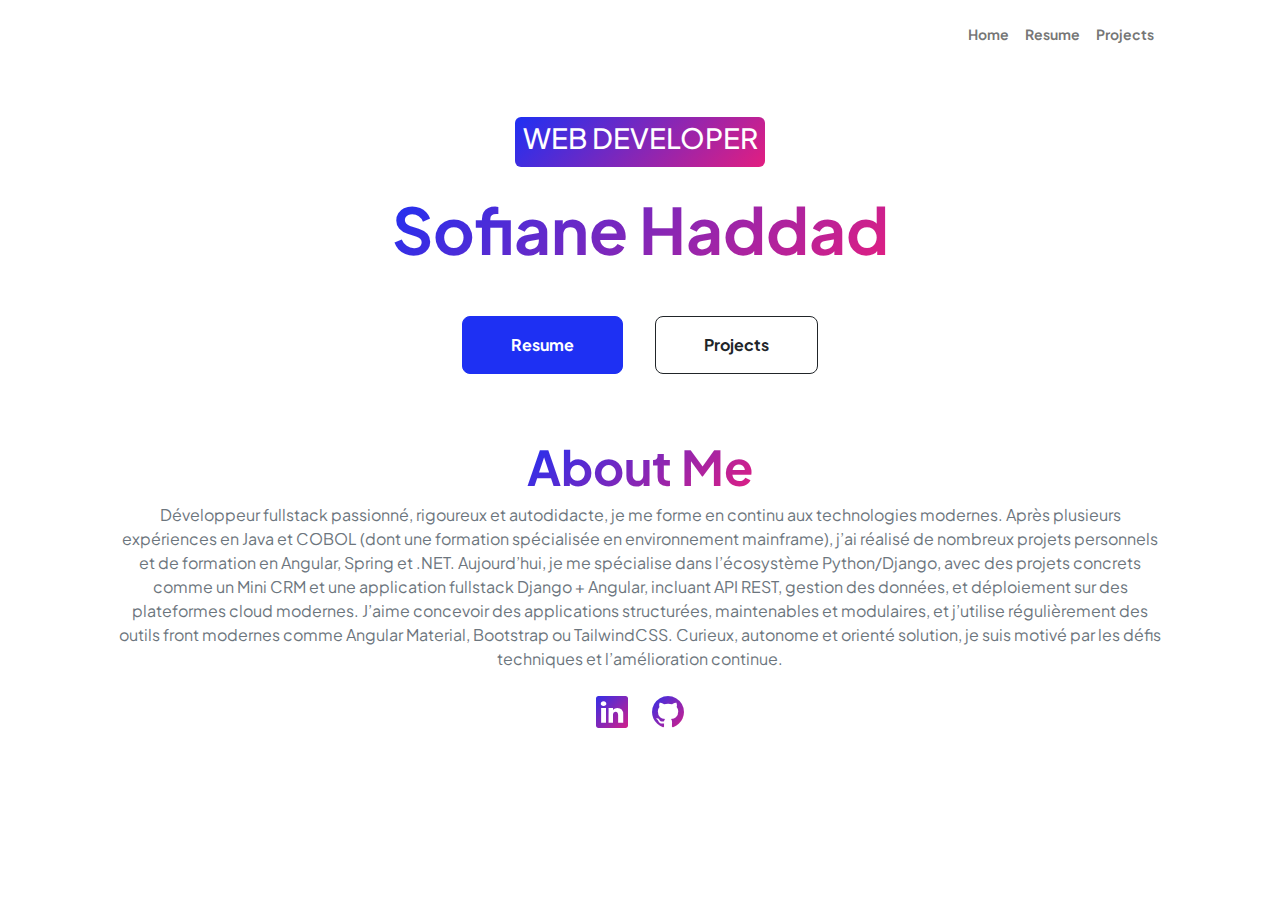
<file: index.html>
<!DOCTYPE html>
<html lang="en">
    <head>
        <meta charset="utf-8" />
        <meta name="viewport" content="width=device-width, initial-scale=1, shrink-to-fit=no" />
        <meta name="description" content="" />
        <meta name="author" content="" />
        <title>Personal - Start Bootstrap Theme</title>
        <!-- Favicon-->
        <link rel="icon" type="image/x-icon" href="assets/favicon.ico" />
        <!-- Custom Google font-->
        <link rel="preconnect" href="https://fonts.googleapis.com" />
        <link rel="preconnect" href="https://fonts.gstatic.com" crossorigin />
        <link href="https://fonts.googleapis.com/css2?family=Plus+Jakarta+Sans:wght@100;200;300;400;500;600;700;800;900&amp;display=swap" rel="stylesheet" />
        <!-- Bootstrap icons-->
        <link href="https://cdn.jsdelivr.net/npm/bootstrap-icons@1.8.1/font/bootstrap-icons.css" rel="stylesheet" />
        <!-- Core theme CSS (includes Bootstrap)-->
        <link href="css/styles.css" rel="stylesheet" />
    </head>
    <body class="d-flex flex-column h-100">
        <main class="flex-shrink-0">
            <!-- Navigation-->
            <nav class="navbar navbar-expand-lg navbar-light bg-white py-3">
                <div class="container px-5">
                    <button class="navbar-toggler" type="button" data-bs-toggle="collapse" data-bs-target="#navbarSupportedContent" aria-controls="navbarSupportedContent" aria-expanded="false" aria-label="Toggle navigation"><span class="navbar-toggler-icon"></span></button>
                    <div class="collapse navbar-collapse" id="navbarSupportedContent">
                        <ul class="navbar-nav ms-auto mb-2 mb-lg-0 small fw-bolder">
                            <li class="nav-item"><a class="nav-link" href="index.html">Home</a></li>
                            <li class="nav-item"><a class="nav-link" href="resume.html">Resume</a></li>
                            <li class="nav-item"><a class="nav-link" href="projects.html">Projects</a></li>
                        </ul>
                    </div>
                </div>
            </nav>
            <!-- Header-->
            <header class="py-5">
                <div class="container px-5 pb-5">
                    <div class="row gx-5 align-items-center">
                        <div class="col-xxl-5">
                            <!-- Header text content-->
                            <div class="text-center text-xxl-start">
                                <div class="badge bg-gradient-primary-to-secondary text-white mb-4"><h3 class="text-uppercase">Web Developer</h3></div>
                                <h1 class="display-3 fw-bolder mb-5"><span class="text-gradient d-inline">Sofiane Haddad</span></h1>
                                <div class="d-grid gap-3 d-sm-flex justify-content-sm-center justify-content-xxl-start mb-3">
                                    <a class="btn btn-primary btn-lg px-5 py-3 me-sm-3 fs-6 fw-bolder" href="resume.html">Resume</a>
                                    <a class="btn btn-outline-dark btn-lg px-5 py-3 fs-6 fw-bolder" href="projects.html">Projects</a>
                                </div>
                            </div>
                        </div>
                        <div class="col-xxl-7">
                            <!-- Header profile picture-->
                                <div class="text-center my-5">
                                    <h2 class="display-5 fw-bolder"><span class="text-gradient d-inline">About Me</span></h2>
                                    <p class="text-muted">
                                        Développeur fullstack passionné, rigoureux et autodidacte, je me forme en continu aux technologies modernes. Après plusieurs expériences en Java et COBOL (dont une formation spécialisée en environnement mainframe), j’ai réalisé de nombreux projets personnels et de formation en Angular, Spring et .NET.

                                        Aujourd’hui, je me spécialise dans l’écosystème Python/Django, avec des projets concrets comme un Mini CRM et une application fullstack Django + Angular, incluant API REST, gestion des données, et déploiement sur des plateformes cloud modernes.

                                        J’aime concevoir des applications structurées, maintenables et modulaires, et j’utilise régulièrement des outils front modernes comme Angular Material, Bootstrap ou TailwindCSS. Curieux, autonome et orienté solution, je suis motivé par les défis techniques et l’amélioration continue.
                                    <div class="d-flex justify-content-center fs-2 gap-4">
                                        <a class="text-gradient" href="https://www.linkedin.com/in/sofiane-haddad-138592107/"><i class="bi bi-linkedin"></i></a>
                                        <a class="text-gradient" href="https://github.com/H-Sofiane?tab=repositories"><i class="bi bi-github"></i></a>
                                    </div>
                                </div>
                        </div>
                    </div>
                </div>
            </header>
        </main>
        <!-- Bootstrap core JS-->
        <script src="https://cdn.jsdelivr.net/npm/bootstrap@5.2.3/dist/js/bootstrap.bundle.min.js"></script>
        <!-- Core theme JS-->
        <script src="js/scripts.js"></script>
    </body>
</html>
</file>
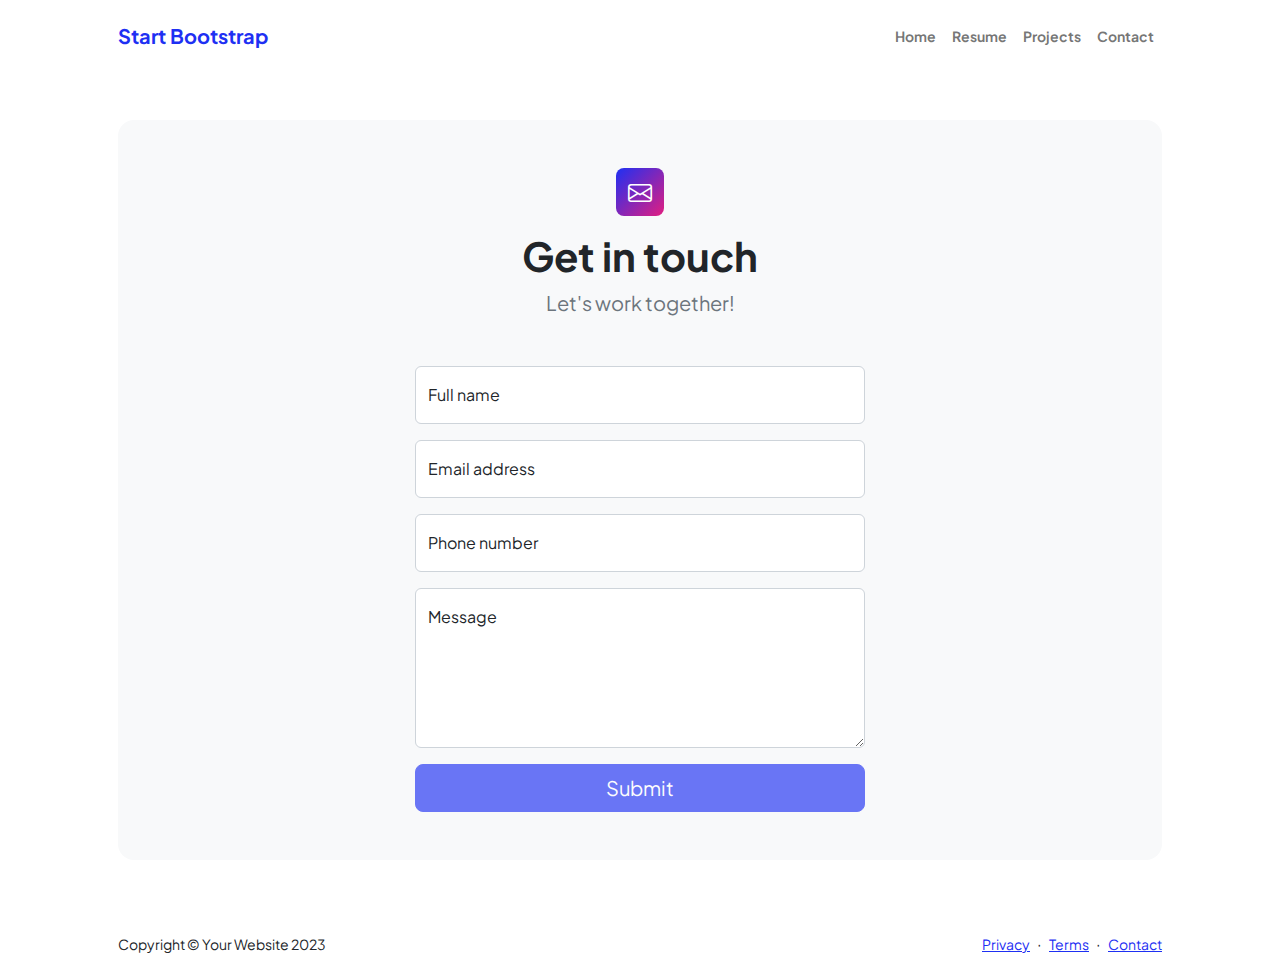
<file: contact.html>
<!DOCTYPE html>
<html lang="en">
    <head>
        <meta charset="utf-8" />
        <meta name="viewport" content="width=device-width, initial-scale=1, shrink-to-fit=no" />
        <meta name="description" content />
        <meta name="author" content />
        <title>Modern Business - Start Bootstrap Template</title>
        <!-- Favicon-->
        <link rel="icon" type="image/x-icon" href="assets/favicon.ico" />
        <!-- Custom Google font-->
        <link rel="preconnect" href="https://fonts.googleapis.com" />
        <link rel="preconnect" href="https://fonts.gstatic.com" crossorigin />
        <link href="https://fonts.googleapis.com/css2?family=Plus+Jakarta+Sans:wght@100;200;300;400;500;600;700;800;900&amp;display=swap" rel="stylesheet" />
        <!-- Bootstrap icons-->
        <link href="https://cdn.jsdelivr.net/npm/bootstrap-icons@1.8.1/font/bootstrap-icons.css" rel="stylesheet" />
        <!-- Core theme CSS (includes Bootstrap)-->
        <link href="css/styles.css" rel="stylesheet" />
    </head>
    <body class="d-flex flex-column">
        <main class="flex-shrink-0">
            <!-- Navigation-->
            <nav class="navbar navbar-expand-lg navbar-light bg-white py-3">
                <div class="container px-5">
                    <a class="navbar-brand" href="index.html"><span class="fw-bolder text-primary">Start Bootstrap</span></a>
                    <button class="navbar-toggler" type="button" data-bs-toggle="collapse" data-bs-target="#navbarSupportedContent" aria-controls="navbarSupportedContent" aria-expanded="false" aria-label="Toggle navigation"><span class="navbar-toggler-icon"></span></button>
                    <div class="collapse navbar-collapse" id="navbarSupportedContent">
                        <ul class="navbar-nav ms-auto mb-2 mb-lg-0 small fw-bolder">
                            <li class="nav-item"><a class="nav-link" href="index.html">Home</a></li>
                            <li class="nav-item"><a class="nav-link" href="resume.html">Resume</a></li>
                            <li class="nav-item"><a class="nav-link" href="projects.html">Projects</a></li>
                            <li class="nav-item"><a class="nav-link" href="contact.html">Contact</a></li>
                        </ul>
                    </div>
                </div>
            </nav>
            <!-- Page content-->
            <section class="py-5">
                <div class="container px-5">
                    <!-- Contact form-->
                    <div class="bg-light rounded-4 py-5 px-4 px-md-5">
                        <div class="text-center mb-5">
                            <div class="feature bg-primary bg-gradient-primary-to-secondary text-white rounded-3 mb-3"><i class="bi bi-envelope"></i></div>
                            <h1 class="fw-bolder">Get in touch</h1>
                            <p class="lead fw-normal text-muted mb-0">Let's work together!</p>
                        </div>
                        <div class="row gx-5 justify-content-center">
                            <div class="col-lg-8 col-xl-6">
                                <!-- * * * * * * * * * * * * * * *-->
                                <!-- * * SB Forms Contact Form * *-->
                                <!-- * * * * * * * * * * * * * * *-->
                                <!-- This form is pre-integrated with SB Forms.-->
                                <!-- To make this form functional, sign up at-->
                                <!-- https://startbootstrap.com/solution/contact-forms-->
                                <!-- to get an API token!-->
                                <form id="contactForm" data-sb-form-api-token="API_TOKEN">
                                    <!-- Name input-->
                                    <div class="form-floating mb-3">
                                        <input class="form-control" id="name" type="text" placeholder="Enter your name..." data-sb-validations="required" />
                                        <label for="name">Full name</label>
                                        <div class="invalid-feedback" data-sb-feedback="name:required">A name is required.</div>
                                    </div>
                                    <!-- Email address input-->
                                    <div class="form-floating mb-3">
                                        <input class="form-control" id="email" type="email" placeholder="name@example.com" data-sb-validations="required,email" />
                                        <label for="email">Email address</label>
                                        <div class="invalid-feedback" data-sb-feedback="email:required">An email is required.</div>
                                        <div class="invalid-feedback" data-sb-feedback="email:email">Email is not valid.</div>
                                    </div>
                                    <!-- Phone number input-->
                                    <div class="form-floating mb-3">
                                        <input class="form-control" id="phone" type="tel" placeholder="(123) 456-7890" data-sb-validations="required" />
                                        <label for="phone">Phone number</label>
                                        <div class="invalid-feedback" data-sb-feedback="phone:required">A phone number is required.</div>
                                    </div>
                                    <!-- Message input-->
                                    <div class="form-floating mb-3">
                                        <textarea class="form-control" id="message" type="text" placeholder="Enter your message here..." style="height: 10rem" data-sb-validations="required"></textarea>
                                        <label for="message">Message</label>
                                        <div class="invalid-feedback" data-sb-feedback="message:required">A message is required.</div>
                                    </div>
                                    <!-- Submit success message-->
                                    <!---->
                                    <!-- This is what your users will see when the form-->
                                    <!-- has successfully submitted-->
                                    <div class="d-none" id="submitSuccessMessage">
                                        <div class="text-center mb-3">
                                            <div class="fw-bolder">Form submission successful!</div>
                                            To activate this form, sign up at
                                            <br />
                                            <a href="https://startbootstrap.com/solution/contact-forms">https://startbootstrap.com/solution/contact-forms</a>
                                        </div>
                                    </div>
                                    <!-- Submit error message-->
                                    <!---->
                                    <!-- This is what your users will see when there is-->
                                    <!-- an error submitting the form-->
                                    <div class="d-none" id="submitErrorMessage"><div class="text-center text-danger mb-3">Error sending message!</div></div>
                                    <!-- Submit Button-->
                                    <div class="d-grid"><button class="btn btn-primary btn-lg disabled" id="submitButton" type="submit">Submit</button></div>
                                </form>
                            </div>
                        </div>
                    </div>
                </div>
            </section>
        </main>
        <!-- Footer-->
        <footer class="bg-white py-4 mt-auto">
            <div class="container px-5">
                <div class="row align-items-center justify-content-between flex-column flex-sm-row">
                    <div class="col-auto"><div class="small m-0">Copyright &copy; Your Website 2023</div></div>
                    <div class="col-auto">
                        <a class="small" href="#!">Privacy</a>
                        <span class="mx-1">&middot;</span>
                        <a class="small" href="#!">Terms</a>
                        <span class="mx-1">&middot;</span>
                        <a class="small" href="#!">Contact</a>
                    </div>
                </div>
            </div>
        </footer>
        <!-- Bootstrap core JS-->
        <script src="https://cdn.jsdelivr.net/npm/bootstrap@5.2.3/dist/js/bootstrap.bundle.min.js"></script>
        <!-- Core theme JS-->
        <script src="js/scripts.js"></script>
        <!-- * * * * * * * * * * * * * * * * * * * * * * * * * * * * * * * * * * * * * * * *-->
        <!-- * *                               SB Forms JS                               * *-->
        <!-- * * Activate your form at https://startbootstrap.com/solution/contact-forms * *-->
        <!-- * * * * * * * * * * * * * * * * * * * * * * * * * * * * * * * * * * * * * * * *-->
        <script src="https://cdn.startbootstrap.com/sb-forms-latest.js"></script>
    </body>
</html>
</file>
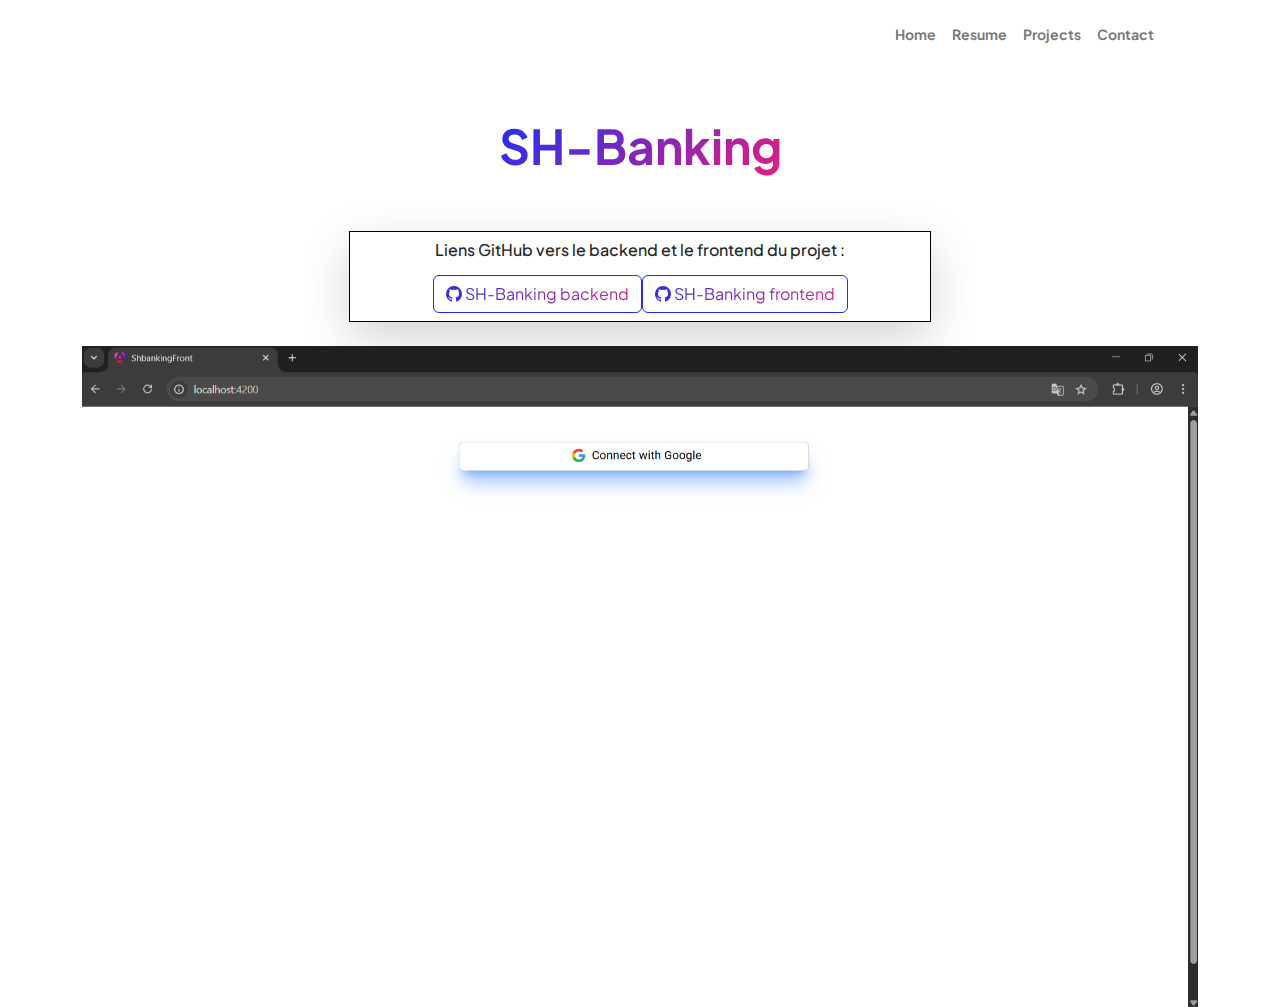
<file: operations-bancaire.html>
<!DOCTYPE html>
<html lang="en">
    <head>
        <meta charset="utf-8" />
        <meta name="viewport" content="width=device-width, initial-scale=1, shrink-to-fit=no" />
        <meta name="description" content="" />
        <meta name="author" content="" />
        <title>Personal - Start Bootstrap Theme</title>
        <!-- Favicon-->
        <link rel="icon" type="image/x-icon" href="assets/favicon.ico" />
        <!-- Custom Google font-->
        <link rel="preconnect" href="https://fonts.googleapis.com" />
        <link rel="preconnect" href="https://fonts.gstatic.com" crossorigin />
        <link href="https://fonts.googleapis.com/css2?family=Plus+Jakarta+Sans:wght@100;200;300;400;500;600;700;800;900&amp;display=swap" rel="stylesheet" />
        <!-- Bootstrap icons-->
        <link href="https://cdn.jsdelivr.net/npm/bootstrap-icons@1.8.1/font/bootstrap-icons.css" rel="stylesheet" />
        <!-- Core theme CSS (includes Bootstrap)-->
        <link href="css/styles.css" rel="stylesheet" />
    </head>
    <body class="d-flex flex-column h-100">
        <main class="flex-shrink-0">
            <!-- Navigation-->
            <nav class="navbar navbar-expand-lg navbar-light bg-white py-3">
                <div class="container px-5">
                    <button class="navbar-toggler" type="button" data-bs-toggle="collapse" data-bs-target="#navbarSupportedContent" aria-controls="navbarSupportedContent" aria-expanded="false" aria-label="Toggle navigation"><span class="navbar-toggler-icon"></span></button>
                    <div class="collapse navbar-collapse" id="navbarSupportedContent">
                        <ul class="navbar-nav ms-auto mb-2 mb-lg-0 small fw-bolder">
                            <li class="nav-item"><a class="nav-link" href="index.html">Home</a></li>
                            <li class="nav-item"><a class="nav-link" href="resume.html">Resume</a></li>
                            <li class="nav-item"><a class="nav-link" href="projects.html">Projects</a></li>
                            <li class="nav-item"><a class="nav-link" href="contact.html">Contact</a></li>
                        </ul>
                    </div>
                </div>
            </nav>
                <div class="container">
                    <div class="row gx-5 align-items-center">
                            <!-- Header profile picture-->
                                <div class="text-center my-5">
                                    <h2 class="display-5 fw-bolder"><span class="text-gradient d-inline">SH-Banking</span></h2>
                                </div>

                                <div class="tableau-liens-git w-50 mb-4 p-2 m-auto shadow-lg text-center">
                                    <h6>Liens GitHub vers le backend et le frontend du projet : </h6>

                                <div class="d-flex justify-content-center">
                                    <a href="https://github.com/H-Sofiane/sh-banking-back" class="">
                                        <button class="btn btn-primary text-gradient mt-2">
                                            <i class="bi bi-github"></i>
                                            SH-Banking backend
                                         </button>
                                    </a>
    
                                    <a href="https://github.com/H-Sofiane/sh-banking-frontend" class="">
                                        <button class="btn btn-primary text-gradient mt-2">
                                            <i class="bi bi-github"></i>
                                            SH-Banking frontend
                                         </button>
                                    </a>
                                </div>
                                </div>



                                  <div id="carouselExampleAutoplaying" class="carousel slide" data-bs-ride="carousel">
                                    <div class="carousel-inner">
                                      <div class="carousel-item active">
                                        <img src="assets/img/sh-banking/oauth2authentication.png" class="d-block w-100" alt="...">
                                      </div>
                                      <div class="carousel-item">
                                        <img src="assets/img/sh-banking/home.png" class="d-block w-100" alt="...">
                                      </div>
                                      <div class="carousel-item">
                                        <img src="assets/img/sh-banking/search-customer.png" class="d-block w-100" alt="...">
                                      </div>
                                      <div class="carousel-item">
                                        <img src="assets/img/sh-banking/search-customer2.png" class="d-block w-100" alt="...">
                                      </div>
                                      <div class="carousel-item">
                                        <img src="assets/img/sh-banking/profile.png" class="d-block w-100" alt="...">
                                      </div>
                                      <div class="carousel-item">
                                        <img src="assets/img/sh-banking/update.png" class="d-block w-100" alt="...">
                                      </div>
                                      <div class="carousel-item">
                                        <img src="assets/img/sh-banking/accounts.png" class="d-block w-100" alt="...">
                                      </div>
                                      <div class="carousel-item">
                                        <img src="assets/img/sh-banking/view-account.png" class="d-block w-100" alt="...">
                                      </div>
                                      <div class="carousel-item">
                                        <img src="assets/img/sh-banking/view-operations.png" class="d-block w-100" alt="...">
                                      </div>
                                      <div class="carousel-item">
                                        <img src="assets/img/sh-banking/delete-account.png" class="d-block w-100" alt="...">
                                      </div>
                                      <div class="carousel-item">
                                        <img src="assets/img/sh-banking/search-account.png" class="d-block w-100" alt="...">
                                      </div>
                                      <div class="carousel-item">
                                        <img src="assets/img/sh-banking/add-operation.png" class="d-block w-100" alt="...">
                                      </div>
                                      <div class="carousel-item">
                                        <img src="assets/img/sh-banking/add-debit.png" class="d-block w-100" alt="...">
                                      </div>
                                      <div class="carousel-item">
                                        <img src="assets/img/sh-banking/create-account.png" class="d-block w-100" alt="...">
                                      </div>
                                      <div class="carousel-item">
                                        <img src="assets/img/sh-banking/add-customer.png" class="d-block w-100" alt="...">
                                      </div>
                                      <div class="carousel-item">
                                        <img src="assets/img/sh-banking/add-new-customer.png" class="d-block w-100" alt="...">
                                      </div>
                                    </div>
                                    <button class="carousel-control-prev" type="button" data-bs-target="#carouselExampleAutoplaying" data-bs-slide="prev">
                                      <span class="carousel-control-prev-icon" aria-hidden="true"></span>
                                      <span class="visually-hidden">Previous</span>
                                    </button>
                                    <button class="carousel-control-next" type="button" data-bs-target="#carouselExampleAutoplaying" data-bs-slide="next">
                                      <span class="carousel-control-next-icon" aria-hidden="true"></span>
                                      <span class="visually-hidden">Next</span>
                                    </button>
                                  </div>
                    </div>
                </div>
        </main>
        <!-- Bootstrap core JS-->
        <script src="https://cdn.jsdelivr.net/npm/bootstrap@5.2.3/dist/js/bootstrap.bundle.min.js"></script>
        <!-- Core theme JS-->
        <script src="js/scripts.js"></script>
    </body>
</html>
</file>
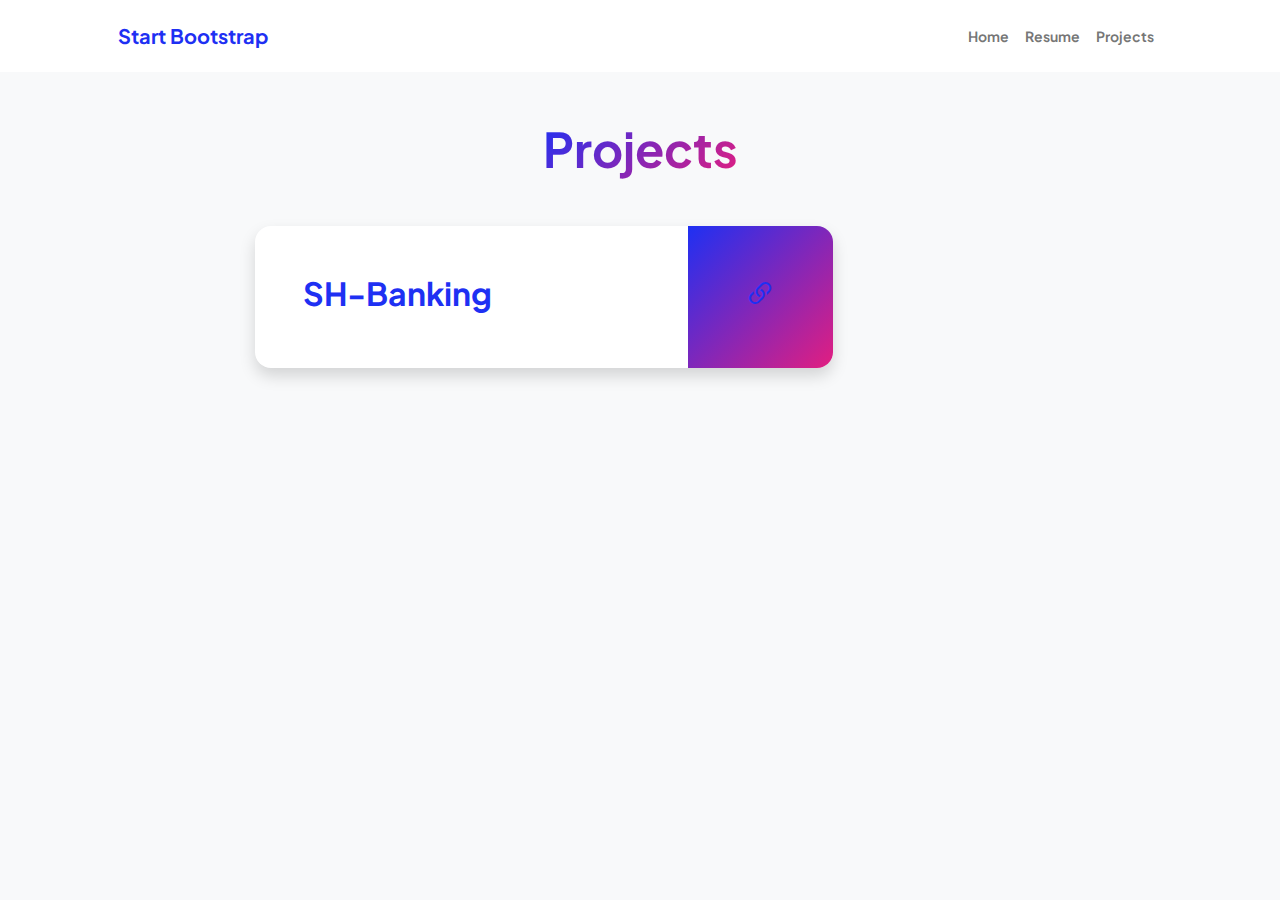
<file: projects.html>
<!DOCTYPE html>
<html lang="en">
    <head>
        <meta charset="utf-8" />
        <meta name="viewport" content="width=device-width, initial-scale=1, shrink-to-fit=no" />
        <meta name="description" content="" />
        <meta name="author" content="" />
        <title>Modern Business - Start Bootstrap Template</title>
        <!-- Favicon-->
        <link rel="icon" type="image/x-icon" href="assets/favicon.ico" />
        <!-- Custom Google font-->
        <link rel="preconnect" href="https://fonts.googleapis.com" />
        <link rel="preconnect" href="https://fonts.gstatic.com" crossorigin />
        <link href="https://fonts.googleapis.com/css2?family=Plus+Jakarta+Sans:wght@100;200;300;400;500;600;700;800;900&amp;display=swap" rel="stylesheet" />
        <!-- Bootstrap icons-->
        <link href="https://cdn.jsdelivr.net/npm/bootstrap-icons@1.8.1/font/bootstrap-icons.css" rel="stylesheet" />
        <!-- Core theme CSS (includes Bootstrap)-->
        <link href="css/styles.css" rel="stylesheet" />
    </head>
    <body class="d-flex flex-column h-100 bg-light">
        <main class="flex-shrink-0">
            <!-- Navigation-->
            <nav class="navbar navbar-expand-lg navbar-light bg-white py-3">
                <div class="container px-5">
                    <a class="navbar-brand" href="index.html"><span class="fw-bolder text-primary">Start Bootstrap</span></a>
                    <button class="navbar-toggler" type="button" data-bs-toggle="collapse" data-bs-target="#navbarSupportedContent" aria-controls="navbarSupportedContent" aria-expanded="false" aria-label="Toggle navigation"><span class="navbar-toggler-icon"></span></button>
                    <div class="collapse navbar-collapse" id="navbarSupportedContent">
                        <ul class="navbar-nav ms-auto mb-2 mb-lg-0 small fw-bolder">
                            <li class="nav-item"><a class="nav-link" href="index.html">Home</a></li>
                            <li class="nav-item"><a class="nav-link" href="resume.html">Resume</a></li>
                            <li class="nav-item"><a class="nav-link" href="projects.html">Projects</a></li>
                        </ul>
                    </div>
                </div>
            </nav>
            <!-- Projects Section-->
            <section class="py-5">
                <div class="container px-5 mb-5">
                    <div class="text-center mb-5">
                        <h1 class="display-5 fw-bolder mb-0"><span class="text-gradient d-inline">Projects</span></h1>
                    </div>
                    <div class="row gx-5 justify-content-center">
                        <div class="col-lg-11 col-xl-9 col-xxl-8">
                            <!-- Project Card 1-->
                             <a class="projects-link" href="shbank.html">
                                <div class="card overflow-hidden shadow rounded-4 border-0 mb-5 w-75">
                                    <div class="card-body p-0">
                                        <div class="d-flex align-items-stretch">
                                            <div class="p-5 w-75">
                                                <h2 class="fw-bolder">SH-Banking</h2>                                               
                                            </div>
                                            <div class="proj-color w-25 bg-gradient-primary-to-secondary d-flex justify-content-center align-items-center">
                                                <h2>
                                                    <i class="bi-link-45deg"></i>
                                                </h2>                                               
                                            </div>
                                        </div>
                                    </div>
                                </div>
                             </a>                            
                        </div>
                    </div>
                </div>
            </section>
            <!-- Call to action section-->
            <!--<section class="py-5 bg-gradient-primary-to-secondary text-white">
                <div class="container px-5 my-5">
                    <div class="text-center">
                        <h2 class="display-4 fw-bolder mb-4">Let's build something together</h2>
                        <a class="btn btn-outline-light btn-lg px-5 py-3 fs-6 fw-bolder" href="contact.html">Contact me</a>
                    </div>
                </div>
            </section>-->
        </main>
        <!-- Footer-->
        <!--<footer class="bg-white py-4 mt-auto">
            <div class="container px-5">
                <div class="row align-items-center justify-content-between flex-column flex-sm-row">
                    <div class="col-auto"><div class="small m-0">Copyright &copy; Your Website 2023</div></div>
                    <div class="col-auto">
                        <a class="small" href="#!">Privacy</a>
                        <span class="mx-1">&middot;</span>
                        <a class="small" href="#!">Terms</a>
                        <span class="mx-1">&middot;</span>
                        <a class="small" href="#!">Contact</a>
                    </div>
                </div>
            </div>
        </footer>-->
        <!-- Bootstrap core JS-->
        <script src="https://cdn.jsdelivr.net/npm/bootstrap@5.2.3/dist/js/bootstrap.bundle.min.js"></script>
        <!-- Core theme JS-->
        <script src="js/scripts.js"></script>
    </body>
</html>
</file>
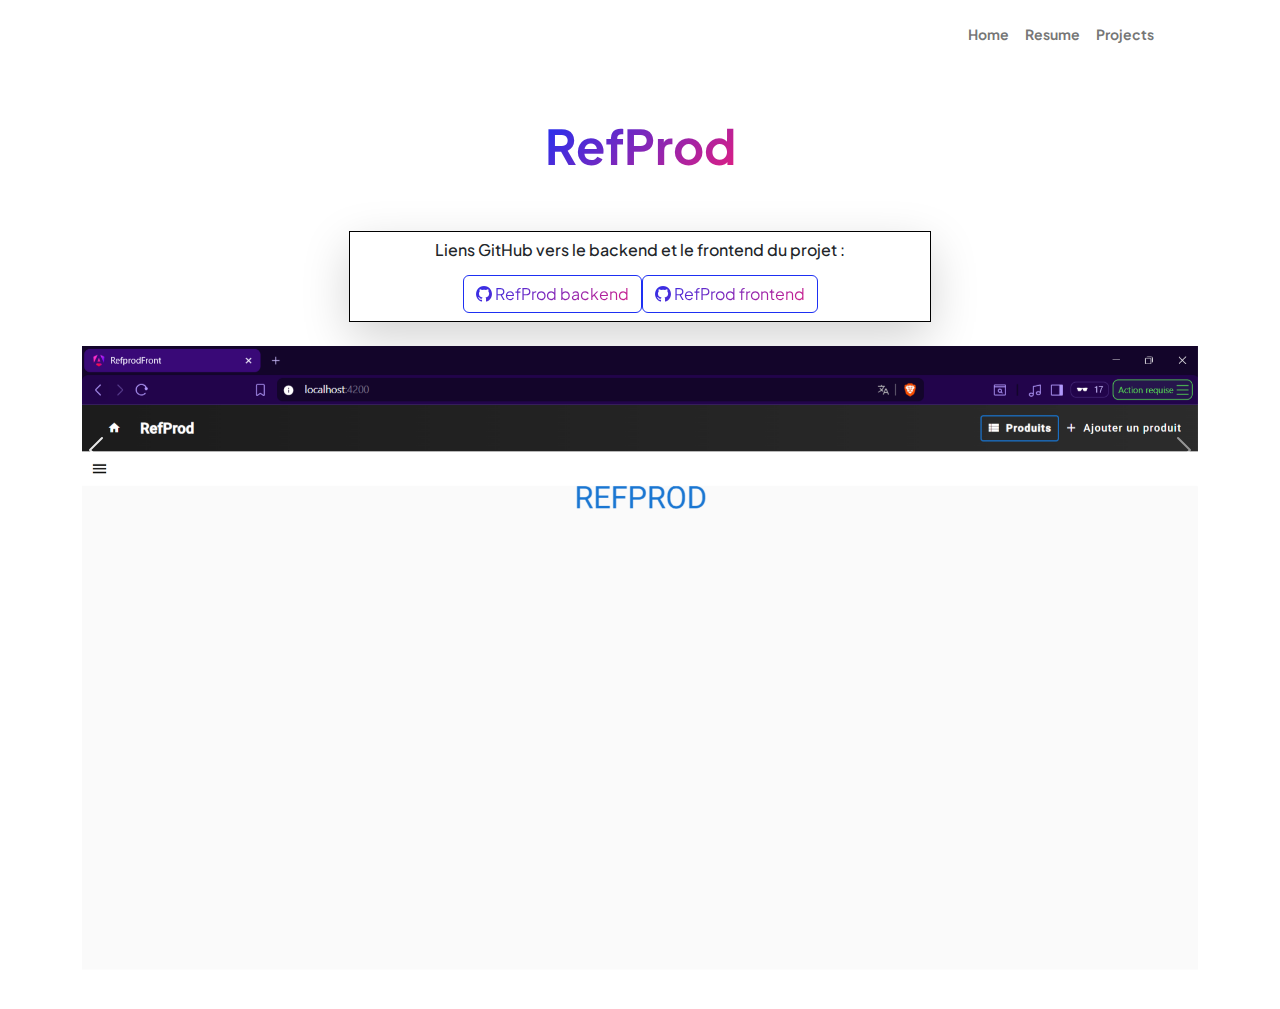
<file: refprod.html>
<!DOCTYPE html>
<html lang="en">
    <head>
        <meta charset="utf-8" />
        <meta name="viewport" content="width=device-width, initial-scale=1, shrink-to-fit=no" />
        <meta name="description" content="" />
        <meta name="author" content="" />
        <title>Personal - Start Bootstrap Theme</title>
        <!-- Favicon-->
        <link rel="icon" type="image/x-icon" href="assets/favicon.ico" />
        <!-- Custom Google font-->
        <link rel="preconnect" href="https://fonts.googleapis.com" />
        <link rel="preconnect" href="https://fonts.gstatic.com" crossorigin />
        <link href="https://fonts.googleapis.com/css2?family=Plus+Jakarta+Sans:wght@100;200;300;400;500;600;700;800;900&amp;display=swap" rel="stylesheet" />
        <!-- Bootstrap icons-->
        <link href="https://cdn.jsdelivr.net/npm/bootstrap-icons@1.8.1/font/bootstrap-icons.css" rel="stylesheet" />
        <!-- Core theme CSS (includes Bootstrap)-->
        <link href="css/styles.css" rel="stylesheet" />
    </head>
    <body class="d-flex flex-column h-100">
        <main class="flex-shrink-0">
            <!-- Navigation-->
            <nav class="navbar navbar-expand-lg navbar-light bg-white py-3">
                <div class="container px-5">
                    <button class="navbar-toggler" type="button" data-bs-toggle="collapse" data-bs-target="#navbarSupportedContent" aria-controls="navbarSupportedContent" aria-expanded="false" aria-label="Toggle navigation"><span class="navbar-toggler-icon"></span></button>
                    <div class="collapse navbar-collapse" id="navbarSupportedContent">
                        <ul class="navbar-nav ms-auto mb-2 mb-lg-0 small fw-bolder">
                            <li class="nav-item"><a class="nav-link" href="index.html">Home</a></li>
                            <li class="nav-item"><a class="nav-link" href="resume.html">Resume</a></li>
                            <li class="nav-item"><a class="nav-link" href="projects.html">Projects</a></li>
                        </ul>
                    </div>
                </div>
            </nav>
                <div class="container">
                    <div class="row gx-5 align-items-center">
                            <!-- Header profile picture-->
                                <div class="text-center my-5">
                                    <h2 class="display-5 fw-bolder"><span class="text-gradient d-inline">RefProd</span></h2>
                                </div>

                                <div class="tableau-liens-git w-50 mb-4 p-2 m-auto shadow-lg text-center">
                                    <h6>Liens GitHub vers le backend et le frontend du projet : </h6>

                                <div class="d-flex justify-content-center">
                                    <a href="https://github.com/H-Sofiane/refprod-backend" class="">
                                        <button class="btn btn-primary text-gradient mt-2">
                                            <i class="bi bi-github"></i>
                                            RefProd backend
                                         </button>
                                    </a>
    
                                    <a href="https://github.com/H-Sofiane/refprod-frontend" class="">
                                        <button class="btn btn-primary text-gradient mt-2">
                                            <i class="bi bi-github"></i>
                                            RefProd frontend
                                         </button>
                                    </a>
                                </div>
                                </div>



                                  <div id="carouselExampleAutoplaying" class="carousel slide" data-bs-ride="carousel">
                                    <div class="carousel-inner">
                                      <div class="carousel-item active">
                                        <img src="assets/img/refprod/home_screen.png" class="d-block w-100" alt="...">
                                      </div>
                                      <div class="carousel-item">
                                        <img src="assets/img/refprod/products_screen.png" class="d-block w-100" alt="...">
                                      </div>
                                      <div class="carousel-item">
                                        <img src="assets/img/refprod/products_screen2.png" class="d-block w-100" alt="...">
                                      </div>
                                      <div class="carousel-item">
                                        <img src="assets/img/refprod/informatique_screen.png" class="d-block w-100" alt="...">
                                      </div>
                                      <div class="carousel-item">
                                        <img src="assets/img/refprod/mobile_screen.png" class="d-block w-100" alt="...">
                                      </div>
                                      <div class="carousel-item">
                                        <img src="assets/img/refprod/add_screen.png" class="d-block w-100" alt="...">
                                      </div>
                                      <div class="carousel-item">
                                        <img src="assets/img/refprod/add_screen2.png" class="d-block w-100" alt="...">
                                      </div>
                                      <div class="carousel-item">
                                        <img src="assets/img/refprod/new_screen.png" class="d-block w-100" alt="...">
                                      </div>
                                      <div class="carousel-item">
                                        <img src="assets/img/refprod/detail_screen.png" class="d-block w-100" alt="...">
                                      </div>
                                      <div class="carousel-item">
                                        <img src="assets/img/refprod/update_screen.png" class="d-block w-100" alt="...">
                                      </div>
                                      <div class="carousel-item">
                                        <img src="assets/img/refprod/update_screen2.png" class="d-block w-100" alt="...">
                                      </div>
                                      <div class="carousel-item">
                                        <img src="assets/img/refprod/edit_screen.png" class="d-block w-100" alt="...">
                                      </div>
                                      <div class="carousel-item">
                                        <img src="assets/img/refprod/delete_screen.png" class="d-block w-100" alt="...">
                                      </div>
                                      <div class="carousel-item">
                                        <img src="assets/img/refprod/delete_screen2.png" class="d-block w-100" alt="...">
                                      </div>
                                      </div>
                                    </div>
                                    <button class="carousel-control-prev" type="button" data-bs-target="#carouselExampleAutoplaying" data-bs-slide="prev">
                                      <span class="carousel-control-prev-icon" aria-hidden="true"></span>
                                      <span class="visually-hidden">Previous</span>
                                    </button>
                                    <button class="carousel-control-next" type="button" data-bs-target="#carouselExampleAutoplaying" data-bs-slide="next">
                                      <span class="carousel-control-next-icon" aria-hidden="true"></span>
                                      <span class="visually-hidden">Next</span>
                                    </button>
                                  </div>
                    </div>
                </div>
        </main>
        <!-- Bootstrap core JS-->
        <script src="https://cdn.jsdelivr.net/npm/bootstrap@5.2.3/dist/js/bootstrap.bundle.min.js"></script>
        <!-- Core theme JS-->
        <script src="js/scripts.js"></script>
    </body>
</html>
</file>
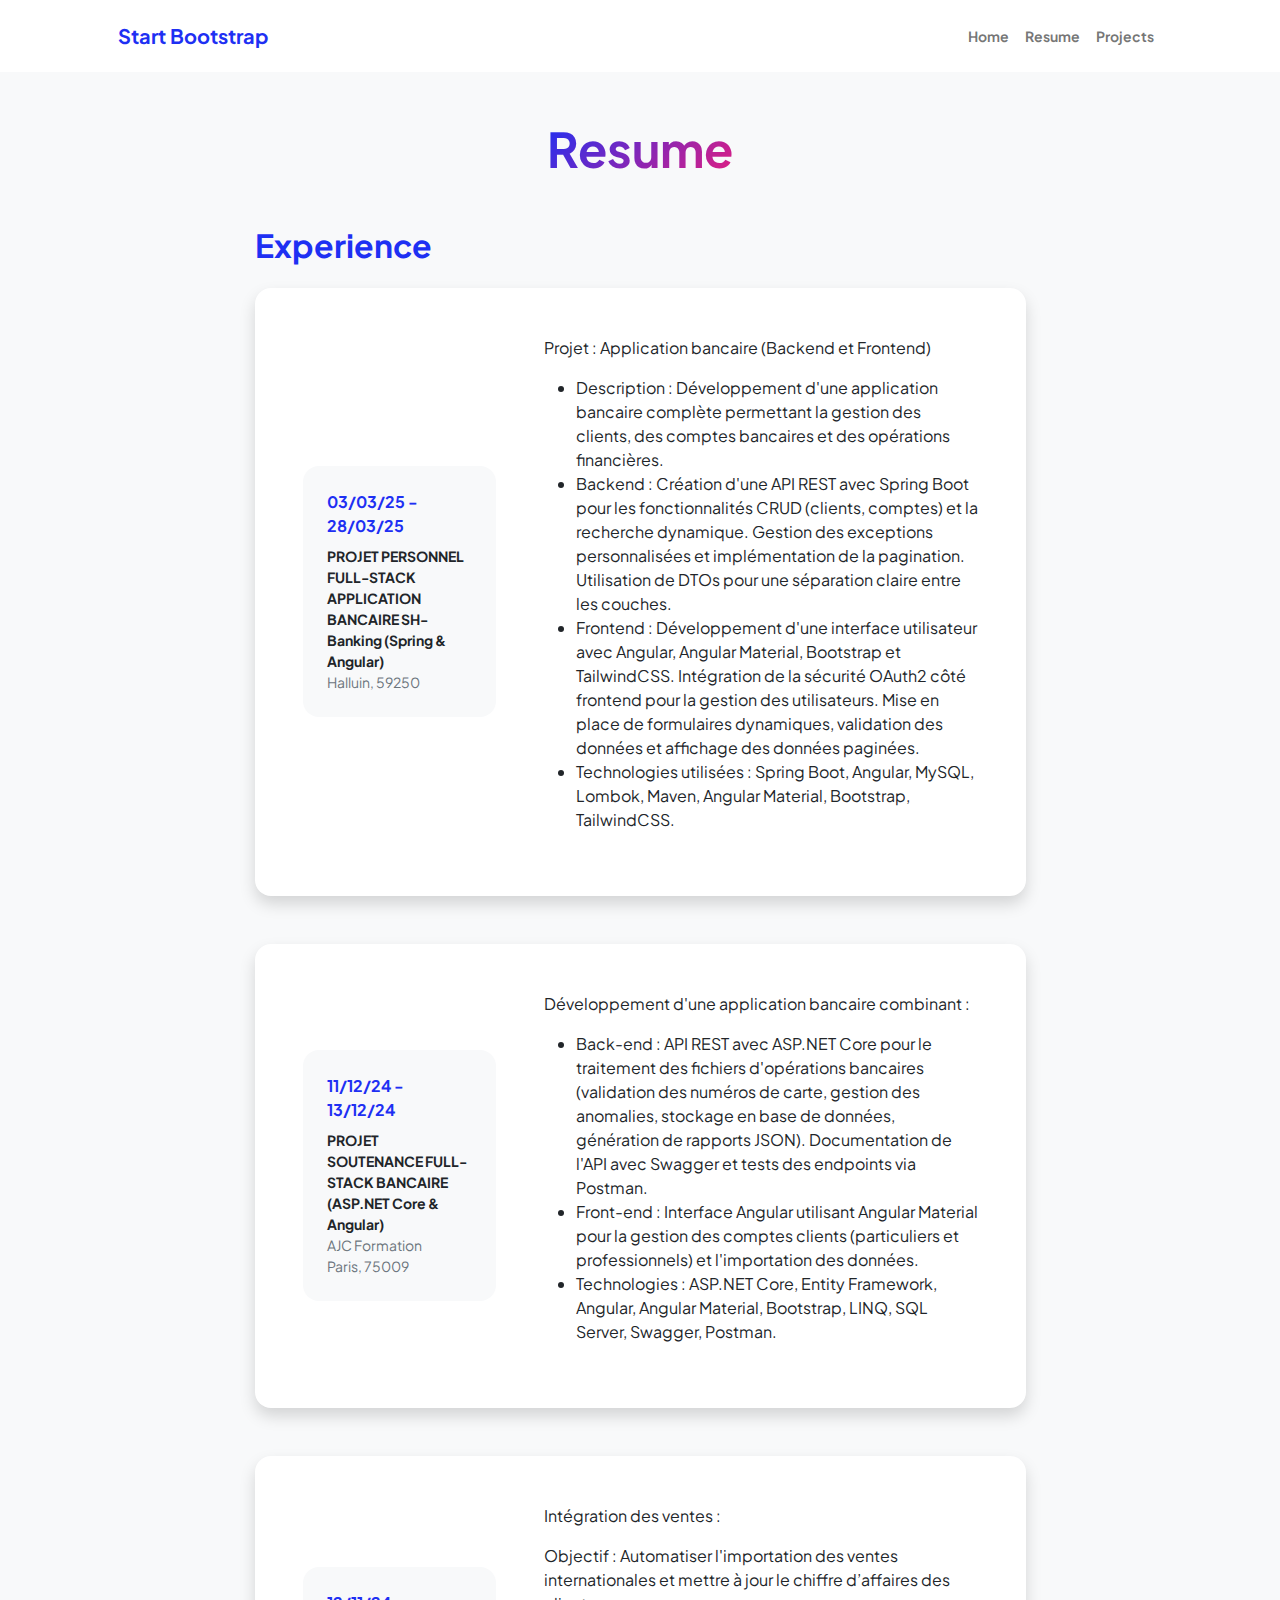
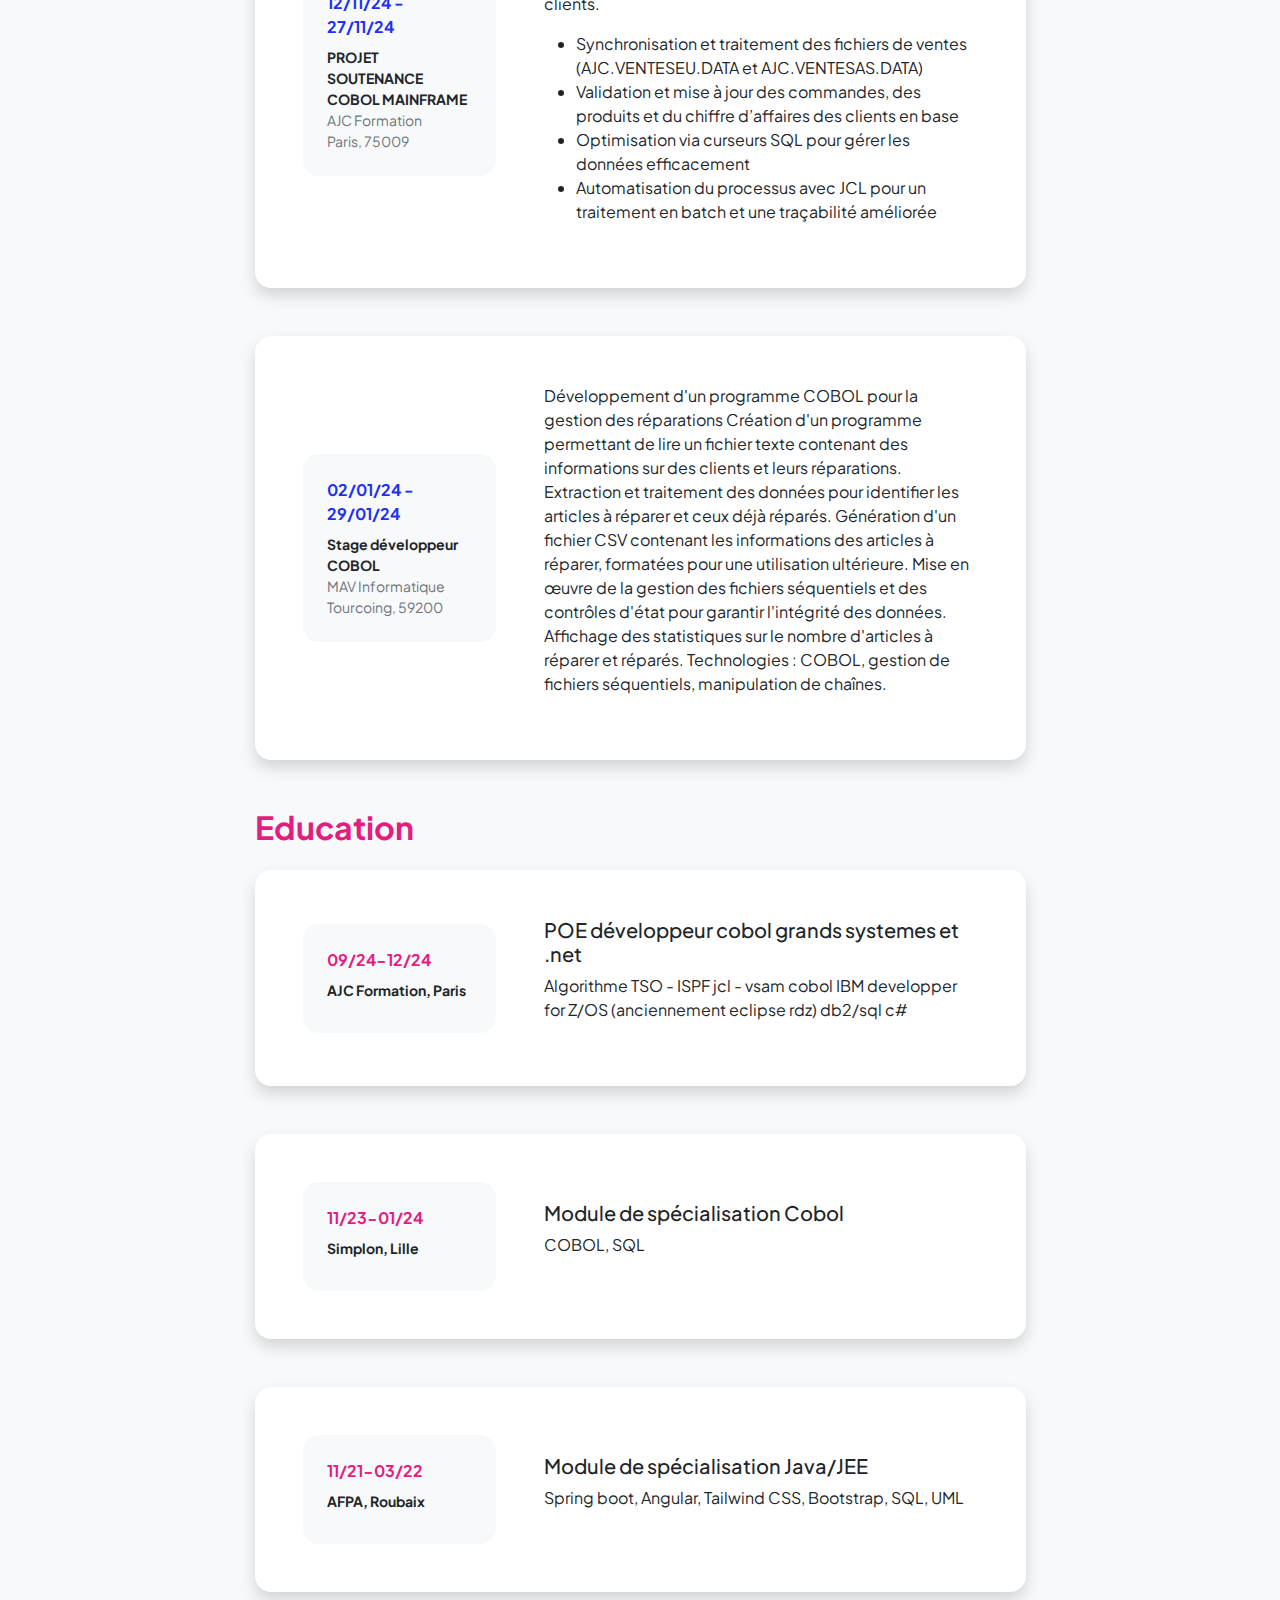
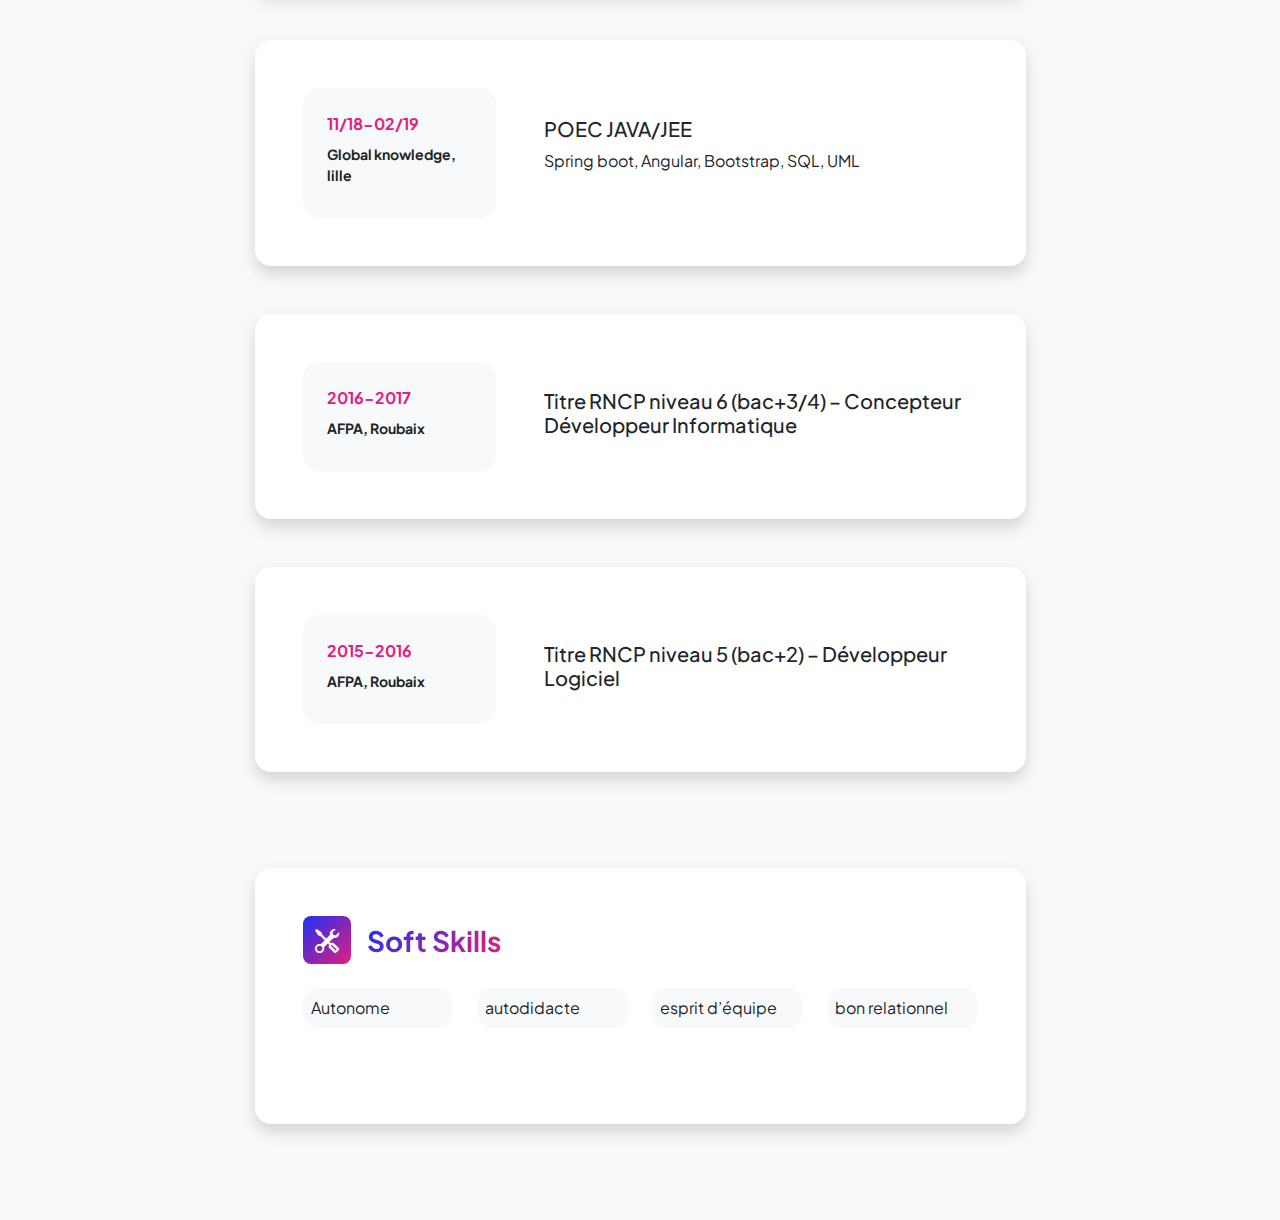
<file: resume.html>
<!DOCTYPE html>
<html lang="en">
    <head>
        <meta charset="utf-8" />
        <meta name="viewport" content="width=device-width, initial-scale=1, shrink-to-fit=no" />
        <meta name="description" content="" />
        <meta name="author" content="" />
        <title>Personal - Start Bootstrap Template</title>
        <!-- Favicon-->
        <link rel="icon" type="image/x-icon" href="assets/favicon.ico" />
        <!-- Custom Google font-->
        <link rel="preconnect" href="https://fonts.googleapis.com" />
        <link rel="preconnect" href="https://fonts.gstatic.com" crossorigin />
        <link href="https://fonts.googleapis.com/css2?family=Plus+Jakarta+Sans:wght@100;200;300;400;500;600;700;800;900&amp;display=swap" rel="stylesheet" />
        <!-- Bootstrap icons-->
        <link href="https://cdn.jsdelivr.net/npm/bootstrap-icons@1.8.1/font/bootstrap-icons.css" rel="stylesheet" />
        <!-- Core theme CSS (includes Bootstrap)-->
        <link href="css/styles.css" rel="stylesheet" />
    </head>
    <body class="d-flex flex-column h-100 bg-light">
        <main class="flex-shrink-0">
            <!-- Navigation-->
            <nav class="navbar navbar-expand-lg navbar-light bg-white py-3">
                <div class="container px-5">
                    <a class="navbar-brand" href="index.html"><span class="fw-bolder text-primary">Start Bootstrap</span></a>
                    <button class="navbar-toggler" type="button" data-bs-toggle="collapse" data-bs-target="#navbarSupportedContent" aria-controls="navbarSupportedContent" aria-expanded="false" aria-label="Toggle navigation"><span class="navbar-toggler-icon"></span></button>
                    <div class="collapse navbar-collapse" id="navbarSupportedContent">
                        <ul class="navbar-nav ms-auto mb-2 mb-lg-0 small fw-bolder">
                            <li class="nav-item"><a class="nav-link" href="index.html">Home</a></li>
                            <li class="nav-item"><a class="nav-link" href="resume.html">Resume</a></li>
                            <li class="nav-item"><a class="nav-link" href="projects.html">Projects</a></li>
                        </ul>
                    </div>
                </div>
            </nav>
            <!-- Page Content-->
            <div class="container px-5 my-5">
                <div class="text-center mb-5">
                    <h1 class="display-5 fw-bolder mb-0"><span class="text-gradient d-inline">Resume</span></h1>
                </div>
                <div class="row gx-5 justify-content-center">
                    <div class="col-lg-11 col-xl-9 col-xxl-8">
                        <!-- Experience Section-->
                        <section>
                            <div class="d-flex align-items-center justify-content-between mb-4">
                                <h2 class="text-primary fw-bolder mb-0">Experience</h2>
                                <!-- Download resume button-->
                                <!-- Note: Set the link href target to a PDF file within your project-->
                                <!--<a class="btn btn-primary px-4 py-3" href="#!">
                                    <div class="d-inline-block bi bi-download me-2"></div>
                                    Download Resume
                                </a>-->
                            </div>
                            <!-- Experience Card 1-->
                            <div class="card shadow border-0 rounded-4 mb-5">
                                <div class="card-body p-5">
                                    <div class="row align-items-center gx-5">
                                        <div class="col text-center text-lg-start mb-4 mb-lg-0">
                                            <div class="bg-light p-4 rounded-4">
                                                <div class="text-primary fw-bolder mb-2">03/03/25 - 28/03/25</div>
                                                <div class="small fw-bolder">PROJET PERSONNEL FULL-STACK APPLICATION BANCAIRE SH-Banking (Spring & Angular)</div>
                                                <div class="small text-muted">Halluin, 59250</div>
                                            </div>
                                        </div>
                                        <div class="col-lg-8">
                                                <p>Projet : Application bancaire (Backend et Frontend)</p>
                                               <ul>                                                   
                                                  <li>Description : Développement d'une application bancaire complète permettant la gestion des clients, des comptes bancaires et des opérations financières.</li>
                                                  <li> Backend :
                                                    Création d'une API REST avec Spring Boot pour les fonctionnalités CRUD (clients, comptes) et la recherche dynamique.
                                                    Gestion des exceptions personnalisées et implémentation de la pagination.
                                                    Utilisation de DTOs pour une séparation claire entre les couches.</li>
                                                  <li>Frontend :
                                                    Développement d'une interface utilisateur avec Angular, Angular Material, Bootstrap et TailwindCSS.
                                                    Intégration de la sécurité OAuth2 côté frontend pour la gestion des utilisateurs.
                                                    Mise en place de formulaires dynamiques, validation des données et affichage des données paginées.</li>
                                                  <li>Technologies utilisées : Spring Boot, Angular, MySQL, Lombok, Maven, Angular Material, Bootstrap, TailwindCSS.</li> 
                                                </ul>                                              
                                        </div>
                                    </div>
                                </div>
                            </div>

                            <div class="card shadow border-0 rounded-4 mb-5">
                                <div class="card-body p-5">
                                    <div class="row align-items-center gx-5">
                                        <div class="col text-center text-lg-start mb-4 mb-lg-0">
                                            <div class="bg-light p-4 rounded-4">
                                                <div class="text-primary fw-bolder mb-2">11/12/24 - 13/12/24</div>
                                                <div class="small fw-bolder">PROJET SOUTENANCE FULL-STACK BANCAIRE (ASP.NET Core & Angular)</div>
                                                <div class="small text-muted">AJC Formation</div>
                                                <div class="small text-muted">Paris, 75009</div>
                                            </div>
                                        </div>
                                        <div class="col-lg-8">
                                                <p>Développement  d'une application bancaire combinant :</p>
                                                <ul>
                                                    <li>Back-end : API REST avec ASP.NET Core pour le traitement des fichiers d'opérations bancaires (validation des numéros de carte, gestion des anomalies, stockage en base de données, génération de rapports JSON). Documentation de l'API avec Swagger et tests des endpoints via Postman.</li>
                                                    <li>Front-end : Interface Angular utilisant Angular Material pour la gestion des comptes clients (particuliers et professionnels) et l'importation des données.</li>
                                                    <li>Technologies : ASP.NET Core, Entity Framework, Angular, Angular Material, Bootstrap, LINQ, SQL Server, Swagger, Postman.</li>
                                                </ul>                                               
                                        </div>
                                    </div>
                                </div>
                            </div>

                            <div class="card shadow border-0 rounded-4 mb-5">
                                <div class="card-body p-5">
                                    <div class="row align-items-center gx-5">
                                        <div class="col text-center text-lg-start mb-4 mb-lg-0">
                                            <div class="bg-light p-4 rounded-4">
                                                <div class="text-primary fw-bolder mb-2">12/11/24 - 27/11/24</div>
                                                <div class="small fw-bolder">PROJET SOUTENANCE COBOL MAINFRAME</div>
                                                <div class="small text-muted">AJC Formation</div>
                                                <div class="small text-muted">Paris, 75009</div>
                                            </div>
                                        </div>
                                        <div class="col-lg-8">
                                                <p>Intégration des ventes :</p>
                                                <p>Objectif : Automatiser l'importation des ventes internationales et mettre à jour le chiffre d’affaires des clients.</p>
                                                <ul>
                                                    <li>Synchronisation et traitement des fichiers de ventes (AJC.VENTESEU.DATA et AJC.VENTESAS.DATA)</li>
                                                    <li>Validation et mise à jour des commandes, des produits et du chiffre d’affaires des clients en base</li>
                                                    <li>Optimisation via curseurs SQL pour gérer les données efficacement</li>
                                                    <li>Automatisation du processus avec JCL pour un traitement en batch et une traçabilité améliorée</li>
                                                </ul>                                               
                                        </div>
                                    </div>
                                </div>
                            </div>

                            <div class="card shadow border-0 rounded-4 mb-5">
                                <div class="card-body p-5">
                                    <div class="row align-items-center gx-5">
                                        <div class="col text-center text-lg-start mb-4 mb-lg-0">
                                            <div class="bg-light p-4 rounded-4">
                                                <div class="text-primary fw-bolder mb-2">02/01/24 - 29/01/24</div>
                                                <div class="small fw-bolder">Stage développeur COBOL</div>
                                                <div class="small text-muted">MAV Informatique</div>
                                                <div class="small text-muted">Tourcoing, 59200</div>
                                            </div>
                                        </div>
                                        <div class="col-lg-8">
                                            <p>
                                                Développement d'un programme COBOL pour la gestion des réparations
                                                Création d'un programme permettant de lire un fichier texte contenant des informations sur des clients et leurs réparations.
                                                Extraction et traitement des données pour identifier les articles à réparer et ceux déjà réparés.
                                                Génération d'un fichier CSV contenant les informations des articles à réparer, formatées pour une utilisation ultérieure.
                                                Mise en œuvre de la gestion des fichiers séquentiels et des contrôles d'état pour garantir l'intégrité des données.
                                                Affichage des statistiques sur le nombre d'articles à réparer et réparés.
                                                Technologies : COBOL, gestion de fichiers séquentiels, manipulation de chaînes.
                                            </p>
                                        </div>
                                    </div>
                                </div>
                            </div>
                        </section>
                        <!-- Education Section-->
                        <section>
                            <h2 class="text-secondary fw-bolder mb-4">Education</h2>
                            <!-- Education Card 1-->
                            <div class="card shadow border-0 rounded-4 mb-5">
                                <div class="card-body p-5">
                                    <div class="row align-items-center gx-5">
                                        <div class="col text-center text-lg-start mb-4 mb-lg-0">
                                            <div class="bg-light p-4 rounded-4">
                                                <div class="text-secondary fw-bolder mb-2">09/24-12/24</div>
                                                <div class="mb-2">
                                                    <div class="small fw-bolder">AJC Formation, Paris</div>
                                                </div>
                                                <div class="fst-italic">
                                                </div>
                                            </div>
                                        </div>
                                        <div class="col-lg-8"><h5>POE développeur cobol grands systemes et .net</h5>
                                            <p>
                                                Algorithme
                                                TSO - ISPF
                                                jcl - vsam
                                                cobol
                                                IBM developper for Z/OS (anciennement eclipse rdz)
                                                db2/sql
                                                c#
                                            </p>
                                        </div>
                                    </div>
                                </div>
                            </div>

                            <div class="card shadow border-0 rounded-4 mb-5">
                                <div class="card-body p-5">
                                    <div class="row align-items-center gx-5">
                                        <div class="col text-center text-lg-start mb-4 mb-lg-0">
                                            <div class="bg-light p-4 rounded-4">
                                                <div class="text-secondary fw-bolder mb-2">11/23-01/24</div>
                                                <div class="mb-2">
                                                    <div class="small fw-bolder">Simplon, Lille</div>
                                                </div>
                                                <div class="fst-italic">
                                                </div>
                                            </div>
                                        </div>
                                        <div class="col-lg-8"><h5>Module de spécialisation Cobol</h5>
                                            <p>
                                                COBOL, SQL
                                            </p>
                                        </div>
                                    </div>
                                </div>
                            </div>

                            <div class="card shadow border-0 rounded-4 mb-5">
                                <div class="card-body p-5">
                                    <div class="row align-items-center gx-5">
                                        <div class="col text-center text-lg-start mb-4 mb-lg-0">
                                            <div class="bg-light p-4 rounded-4">
                                                <div class="text-secondary fw-bolder mb-2">11/21-03/22</div>
                                                <div class="mb-2">
                                                    <div class="small fw-bolder">AFPA, Roubaix</div>
                                                </div>
                                                <div class="fst-italic">
                                                </div>
                                            </div>
                                        </div>
                                        <div class="col-lg-8"><h5>Module de spécialisation Java/JEE </h5>
                                            <p>
                                                Spring boot, Angular, Tailwind CSS, Bootstrap,  SQL, UML
                                            </p>
                                        </div>
                                    </div>
                                </div>
                            </div>

                            <div class="card shadow border-0 rounded-4 mb-5">
                                <div class="card-body p-5">
                                    <div class="row align-items-center gx-5">
                                        <div class="col text-center text-lg-start mb-4 mb-lg-0">
                                            <div class="bg-light p-4 rounded-4">
                                                <div class="text-secondary fw-bolder mb-2">11/18-02/19</div>
                                                <div class="mb-2">
                                                    <div class="small fw-bolder">Global knowledge, lille</div>
                                                </div>
                                                <div class="fst-italic">
                                                </div>
                                            </div>
                                        </div>
                                        <div class="col-lg-8"><h5>POEC JAVA/JEE</h5>
                                            <p>
                                                Spring boot, Angular, Bootstrap, SQL, UML
                                            </p>
                                        </div>
                                    </div>
                                </div>
                            </div>

                            <div class="card shadow border-0 rounded-4 mb-5">
                                <div class="card-body p-5">
                                    <div class="row align-items-center gx-5">
                                        <div class="col text-center text-lg-start mb-4 mb-lg-0">
                                            <div class="bg-light p-4 rounded-4">
                                                <div class="text-secondary fw-bolder mb-2">2016-2017</div>
                                                <div class="mb-2">
                                                    <div class="small fw-bolder">AFPA, Roubaix</div>
                                                </div>
                                                <div class="fst-italic">
                                                </div>
                                            </div>
                                        </div>
                                        <div class="col-lg-8"><h5>Titre RNCP niveau 6 (bac+3/4) – Concepteur Développeur Informatique</h5>
                                        </div>
                                    </div>
                                </div>
                            </div>

                            <div class="card shadow border-0 rounded-4 mb-5">
                                <div class="card-body p-5">
                                    <div class="row align-items-center gx-5">
                                        <div class="col text-center text-lg-start mb-4 mb-lg-0">
                                            <div class="bg-light p-4 rounded-4">
                                                <div class="text-secondary fw-bolder mb-2">2015-2016</div>
                                                <div class="mb-2">
                                                    <div class="small fw-bolder">AFPA, Roubaix</div>
                                                </div>
                                                <div class="fst-italic">
                                                </div>
                                            </div>
                                        </div>
                                        <div class="col-lg-8"><h5>Titre RNCP niveau 5 (bac+2) – Développeur Logiciel</h5>
                                        </div>
                                    </div>
                                </div>
                            </div>
                        </section>
                        <!-- Divider-->
                        <div class="pb-5"></div>
                        <!-- Skills Section-->
                        <section>
                            <!-- Skillset Card-->
                            <div class="card shadow border-0 rounded-4 mb-5">
                                <div class="card-body p-5">
                                    <!-- Professional skills list-->
                                    <div class="mb-5">
                                        <div class="d-flex align-items-center mb-4">
                                            <div class="feature bg-primary bg-gradient-primary-to-secondary text-white rounded-3 me-3"><i class="bi bi-tools"></i></div>
                                            <h3 class="fw-bolder mb-0"><span class="text-gradient d-inline">Soft Skills</span></h3>
                                        </div>
                                        <div class="row row-cols-1 row-cols-md-4 mb-4">
                                            <div class="col"><div class="d-flex align-items-center bg-light rounded-4 p-2 h-100">Autonome</div></div>
                                            <div class="col"><div class="d-flex align-items-center bg-light rounded-4 p-2 h-100">autodidacte</div></div>
                                            <div class="col"><div class="d-flex align-items-center bg-light rounded-4 p-2 h-100">esprit d’équipe</div></div>
                                            <div class="col"><div class="d-flex align-items-center bg-light rounded-4 p-2 h-100">bon relationnel</div></div>
                                        </div>
                                    </div>
                                    <!-- Languages list-->
                                    <!--<div class="mb-0">
                                        <div class="d-flex align-items-center mb-4">
                                            <div class="feature bg-primary bg-gradient-primary-to-secondary text-white rounded-3 me-3"><i class="bi bi-code-slash"></i></div>
                                            <h3 class="fw-bolder mb-0"><span class="text-gradient d-inline">Languages</span></h3>
                                        </div>
                                        <div class="row row-cols-1 row-cols-md-3 mb-4">
                                            <div class="col mb-4 mb-md-0"><div class="d-flex align-items-center bg-light rounded-4 p-3 h-100">HTML</div></div>
                                            <div class="col mb-4 mb-md-0"><div class="d-flex align-items-center bg-light rounded-4 p-3 h-100">CSS</div></div>
                                            <div class="col"><div class="d-flex align-items-center bg-light rounded-4 p-3 h-100">JavaScript</div></div>
                                        </div>
                                        <div class="row row-cols-1 row-cols-md-3">
                                            <div class="col mb-4 mb-md-0"><div class="d-flex align-items-center bg-light rounded-4 p-3 h-100">Python</div></div>
                                            <div class="col mb-4 mb-md-0"><div class="d-flex align-items-center bg-light rounded-4 p-3 h-100">Ruby</div></div>
                                            <div class="col"><div class="d-flex align-items-center bg-light rounded-4 p-3 h-100">Node.js</div></div>
                                        </div>
                                    </div>-->
                                </div>
                            </div>
                        </section>
                    </div>
                </div>
            </div>
        </main>
        <!-- Footer-->
        <!--<footer class="bg-white py-4 mt-auto">
            <div class="container px-5">
                <div class="row align-items-center justify-content-between flex-column flex-sm-row">
                    <div class="col-auto"><div class="small m-0">Copyright &copy; Your Website 2023</div></div>
                    <div class="col-auto">
                        <a class="small" href="#!">Privacy</a>
                        <span class="mx-1">&middot;</span>
                        <a class="small" href="#!">Terms</a>
                        <span class="mx-1">&middot;</span>
                        <a class="small" href="#!">Contact</a>
                    </div>
                </div>
            </div>
        </footer>-->
        <!-- Bootstrap core JS-->
        <script src="https://cdn.jsdelivr.net/npm/bootstrap@5.2.3/dist/js/bootstrap.bundle.min.js"></script>
        <!-- Core theme JS-->
        <script src="js/scripts.js"></script>
    </body>
</html>
</file>
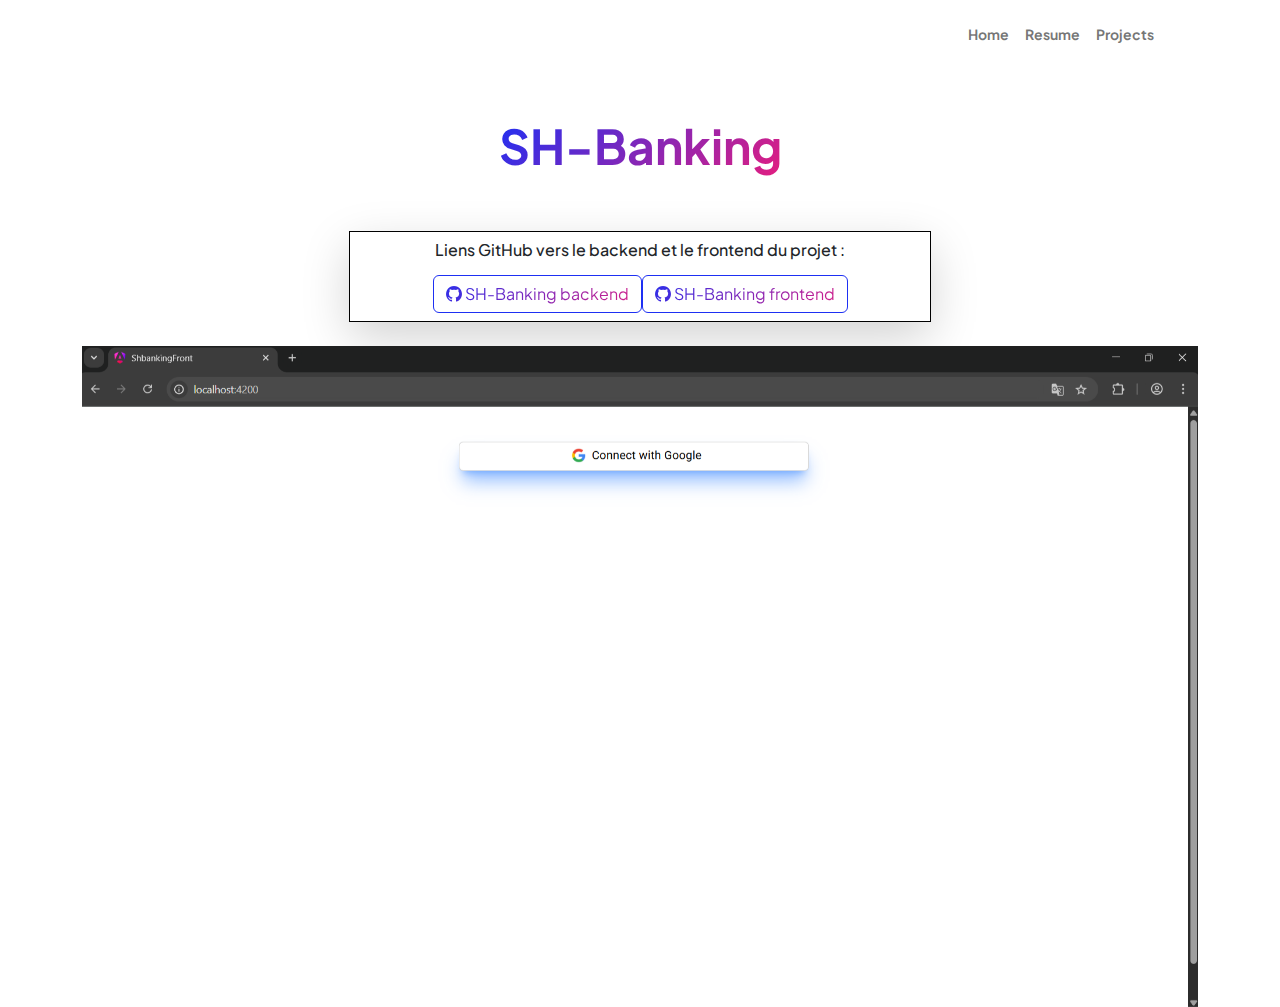
<file: shbank.html>
<!DOCTYPE html>
<html lang="en">
    <head>
        <meta charset="utf-8" />
        <meta name="viewport" content="width=device-width, initial-scale=1, shrink-to-fit=no" />
        <meta name="description" content="" />
        <meta name="author" content="" />
        <title>Personal - Start Bootstrap Theme</title>
        <!-- Favicon-->
        <link rel="icon" type="image/x-icon" href="assets/favicon.ico" />
        <!-- Custom Google font-->
        <link rel="preconnect" href="https://fonts.googleapis.com" />
        <link rel="preconnect" href="https://fonts.gstatic.com" crossorigin />
        <link href="https://fonts.googleapis.com/css2?family=Plus+Jakarta+Sans:wght@100;200;300;400;500;600;700;800;900&amp;display=swap" rel="stylesheet" />
        <!-- Bootstrap icons-->
        <link href="https://cdn.jsdelivr.net/npm/bootstrap-icons@1.8.1/font/bootstrap-icons.css" rel="stylesheet" />
        <!-- Core theme CSS (includes Bootstrap)-->
        <link href="css/styles.css" rel="stylesheet" />
    </head>
    <body class="d-flex flex-column h-100">
        <main class="flex-shrink-0">
            <!-- Navigation-->
            <nav class="navbar navbar-expand-lg navbar-light bg-white py-3">
                <div class="container px-5">
                    <button class="navbar-toggler" type="button" data-bs-toggle="collapse" data-bs-target="#navbarSupportedContent" aria-controls="navbarSupportedContent" aria-expanded="false" aria-label="Toggle navigation"><span class="navbar-toggler-icon"></span></button>
                    <div class="collapse navbar-collapse" id="navbarSupportedContent">
                        <ul class="navbar-nav ms-auto mb-2 mb-lg-0 small fw-bolder">
                            <li class="nav-item"><a class="nav-link" href="index.html">Home</a></li>
                            <li class="nav-item"><a class="nav-link" href="resume.html">Resume</a></li>
                            <li class="nav-item"><a class="nav-link" href="projects.html">Projects</a></li>
                        </ul>
                    </div>
                </div>
            </nav>
                <div class="container">
                    <div class="row gx-5 align-items-center">
                            <!-- Header profile picture-->
                                <div class="text-center my-5">
                                    <h2 class="display-5 fw-bolder"><span class="text-gradient d-inline">SH-Banking</span></h2>
                                </div>

                                <div class="tableau-liens-git w-50 mb-4 p-2 m-auto shadow-lg text-center">
                                    <h6>Liens GitHub vers le backend et le frontend du projet : </h6>

                                <div class="d-flex justify-content-center">
                                    <a href="https://github.com/H-Sofiane/sh-banking-back" class="">
                                        <button class="btn btn-primary text-gradient mt-2">
                                            <i class="bi bi-github"></i>
                                            SH-Banking backend
                                         </button>
                                    </a>
    
                                    <a href="https://github.com/H-Sofiane/sh-banking-frontend" class="">
                                        <button class="btn btn-primary text-gradient mt-2">
                                            <i class="bi bi-github"></i>
                                            SH-Banking frontend
                                         </button>
                                    </a>
                                </div>
                                </div>



                                  <div id="carouselExampleAutoplaying" class="carousel slide" data-bs-ride="carousel">
                                    <div class="carousel-inner">
                                      <div class="carousel-item active">
                                        <img src="assets/img/sh-banking/oauth2authentication.png" class="d-block w-100" alt="...">
                                      </div>
                                      <div class="carousel-item">
                                        <img src="assets/img/sh-banking/home.png" class="d-block w-100" alt="...">
                                      </div>
                                      <div class="carousel-item">
                                        <img src="assets/img/sh-banking/search-customer.png" class="d-block w-100" alt="...">
                                      </div>
                                      <div class="carousel-item">
                                        <img src="assets/img/sh-banking/search-customer2.png" class="d-block w-100" alt="...">
                                      </div>
                                      <div class="carousel-item">
                                        <img src="assets/img/sh-banking/profile.png" class="d-block w-100" alt="...">
                                      </div>
                                      <div class="carousel-item">
                                        <img src="assets/img/sh-banking/update.png" class="d-block w-100" alt="...">
                                      </div>
                                      <div class="carousel-item">
                                        <img src="assets/img/sh-banking/accounts.png" class="d-block w-100" alt="...">
                                      </div>
                                      <div class="carousel-item">
                                        <img src="assets/img/sh-banking/view-account.png" class="d-block w-100" alt="...">
                                      </div>
                                      <div class="carousel-item">
                                        <img src="assets/img/sh-banking/view-operations.png" class="d-block w-100" alt="...">
                                      </div>
                                      <div class="carousel-item">
                                        <img src="assets/img/sh-banking/delete-account.png" class="d-block w-100" alt="...">
                                      </div>
                                      <div class="carousel-item">
                                        <img src="assets/img/sh-banking/search-account.png" class="d-block w-100" alt="...">
                                      </div>
                                      <div class="carousel-item">
                                        <img src="assets/img/sh-banking/add-operation.png" class="d-block w-100" alt="...">
                                      </div>
                                      <div class="carousel-item">
                                        <img src="assets/img/sh-banking/add-debit.png" class="d-block w-100" alt="...">
                                      </div>
                                      <div class="carousel-item">
                                        <img src="assets/img/sh-banking/create-account.png" class="d-block w-100" alt="...">
                                      </div>
                                      <div class="carousel-item">
                                        <img src="assets/img/sh-banking/add-customer.png" class="d-block w-100" alt="...">
                                      </div>
                                      <div class="carousel-item">
                                        <img src="assets/img/sh-banking/add-new-customer.png" class="d-block w-100" alt="...">
                                      </div>
                                    </div>
                                    <button class="carousel-control-prev" type="button" data-bs-target="#carouselExampleAutoplaying" data-bs-slide="prev">
                                      <span class="carousel-control-prev-icon" aria-hidden="true"></span>
                                      <span class="visually-hidden">Previous</span>
                                    </button>
                                    <button class="carousel-control-next" type="button" data-bs-target="#carouselExampleAutoplaying" data-bs-slide="next">
                                      <span class="carousel-control-next-icon" aria-hidden="true"></span>
                                      <span class="visually-hidden">Next</span>
                                    </button>
                                  </div>
                    </div>
                </div>
        </main>
        <!-- Bootstrap core JS-->
        <script src="https://cdn.jsdelivr.net/npm/bootstrap@5.2.3/dist/js/bootstrap.bundle.min.js"></script>
        <!-- Core theme JS-->
        <script src="js/scripts.js"></script>
    </body>
</html>
</file>
